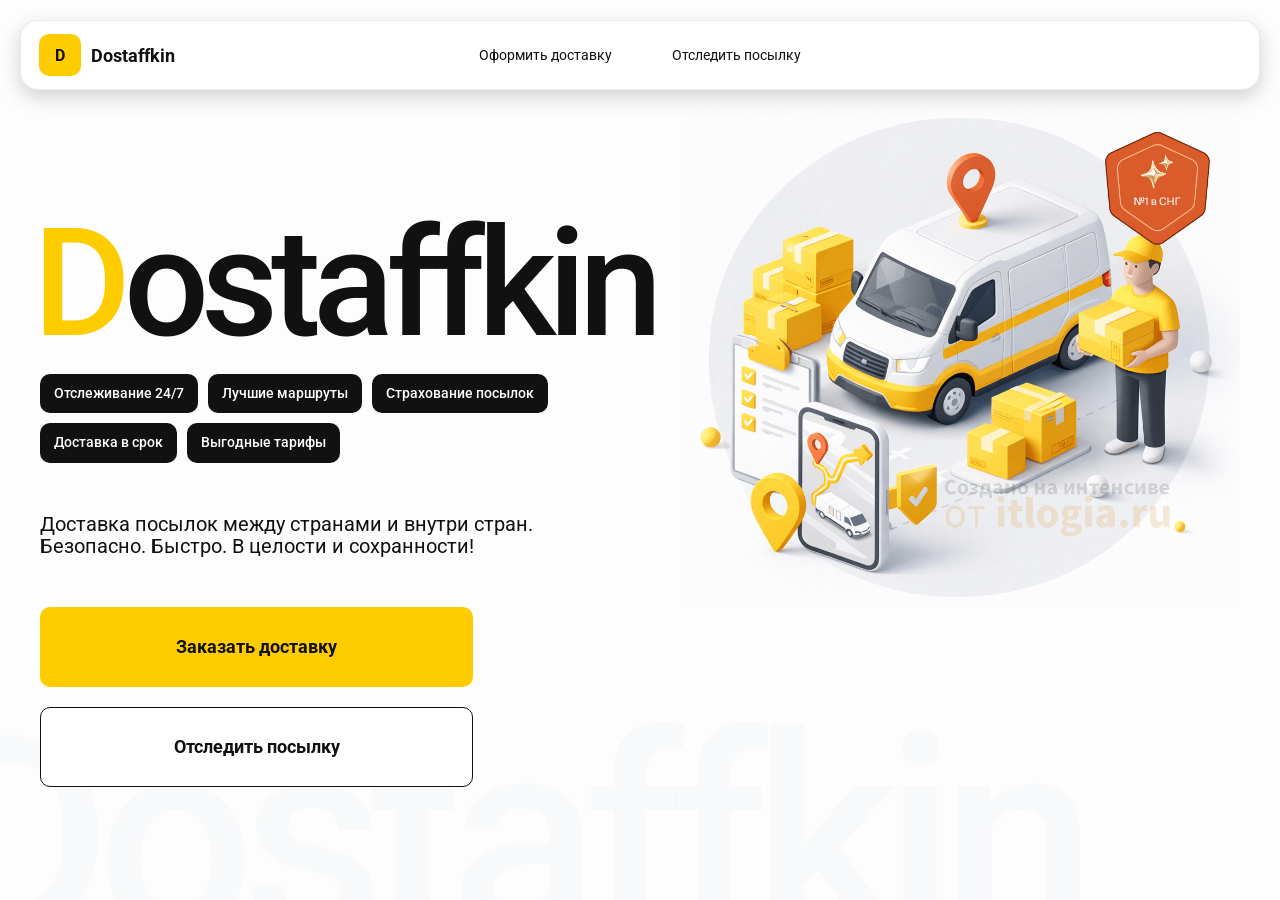
<file: index.html>
<!doctype html>
<html lang="ru">

<head>
    <meta charset="utf-8" />
    <meta name="viewport" content="width=device-width, initial-scale=1.0">
    <title>Dostaffkin — Доставка посылок между странами и внутри стран. Безопасно. Быстро. В целости и сохранности!
    </title>

    <link href="styles/base_adaptive.css" rel="stylesheet" />
    <link href="styles/base.css" rel="stylesheet" />
    <link href="styles/index.css" rel="stylesheet" />
    <link href="styles/index_adaptive.css" rel="stylesheet" />
</head>

<body>
    <div class="container">
        <header class="header">
            <a class="header-brand" href="#">
                <div class="header-logo">D</div>
                <div class="header-title">Dostaffkin</div>
            </a>
            <nav class="header-menu">
                <a class="header-link" href="./order.html">Оформить <span>доставку</span></a>
                <a class="header-link" href="./track.html">Отследить <span>посылку</span></a>
            </nav>
        </header>
        <main class="main">
            <section class="main-info">
                <div class="main-title">
                    <span>D</span>ostaffkin
                </div>
                <div class="main-features">
                    <div class="main-feature">Отслеживание 24/7</div>
                    <div class="main-feature">Лучшие маршруты</div>
                    <div class="main-feature">Страхование посылок</div>
                    <div class="main-feature">Доставка в срок</div>
                    <div class="main-feature">Выгодные тарифы</div>
                </div>
                <div class="main-description">
                    Доставка посылок между странами и внутри стран.
                    Безопасно. Быстро. В целости и сохранности!
                </div>
                <div class="main-actions">
                    <a class="button" type="button" href="./order.html">Заказать доставку</a>
                    <a class="button button-white" type="button" href="./track.html">Отследить посылку</a>
                </div>
            </section>
            <div class="main-title-ghost">Dostaffkin</div>
            <section class="main-image">
                <img src="images/main-image.png" alt="Main image"/>
            </section>
        </main>


    </div>

</body>

</html>
</file>
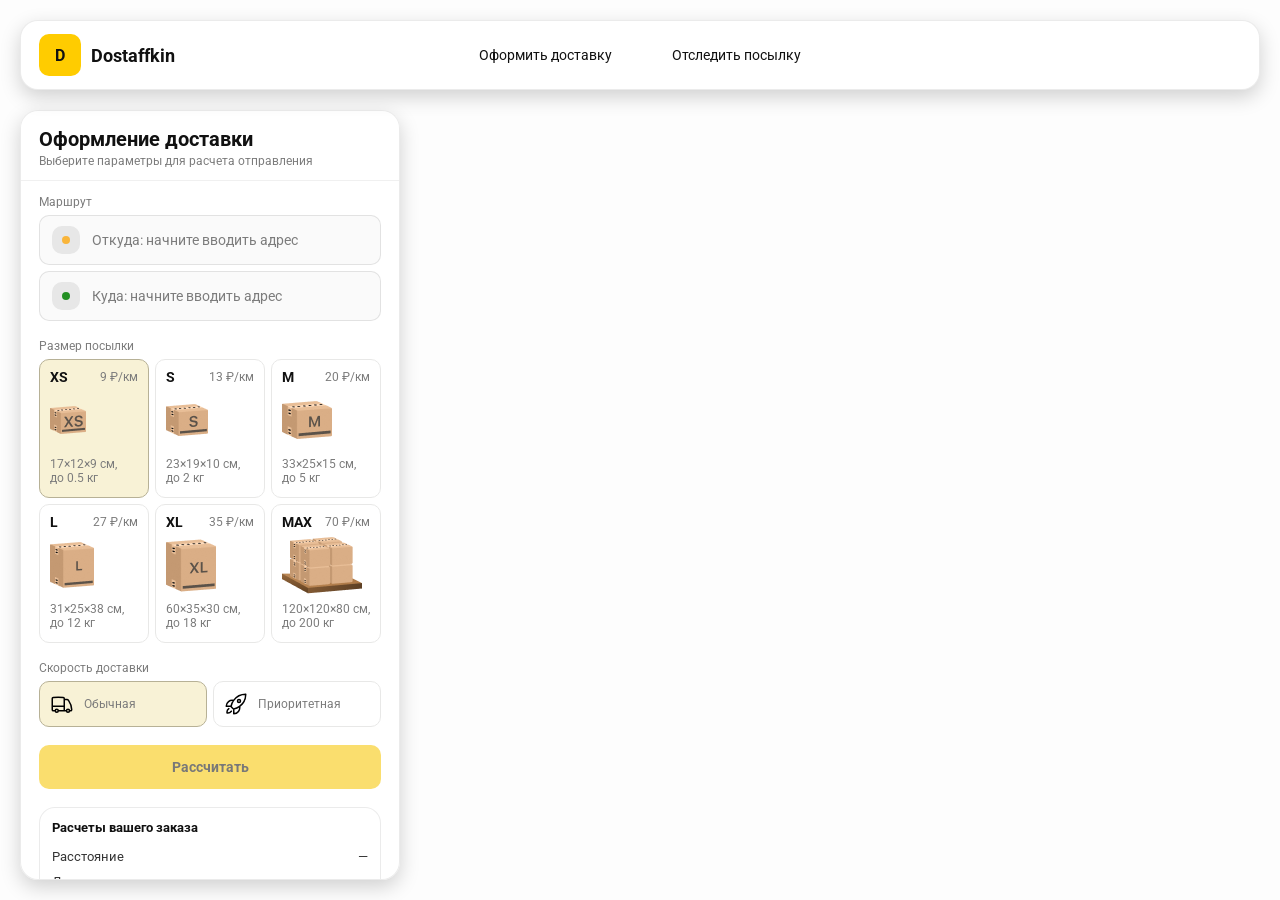
<file: order.html>
<!doctype html>
<html lang="ru">

<head>
    <meta charset="utf-8" />
    <meta name="viewport" content="width=device-width,initial-scale=1,maximum-scale=1,user-scalable=0" />
    <title>Оформление доставки</title>

    <link rel="stylesheet" href="styles/base.css" />
    <link rel="stylesheet" href="styles/base_adaptive.css" />

    <link rel="stylesheet" href="styles/order.css" />
    <link rel="stylesheet" href="styles/order_adaptive.css" />

    <script src="https://testologia.ru/ymc_min.js" data-apikey="745a456b-ed41-4e6d-a18d-61df70e85876" data-suggest-apikey="2c84c555-90c4-41c2-b807-56e5f0f0a116"></script>
</head>

<body>
    <div id="map"></div>

    <header class="header">
        <a class="header-brand" href="./index.html">
            <div class="header-logo">D</div>
            <div class="header-title">Dostaffkin</div>
        </a>
        <nav class="header-menu">
            <a class="header-link" href="#">Оформить <span>доставку</span></a>
            <a class="header-link" href="./track.html">Отследить <span>посылку</span></a>
        </nav>
    </header>

    <aside class="main" id="sidebar">
        <div class="main-header">
            <div class="main-title">Оформление доставки</div>
            <div class="main-text">Выберите параметры для расчета отправления</div>
        </div>
        <div class="main-content">
            <div class="main-route">
                <div class="main-block-title">Маршрут</div>
                <div class="main-fields">
                    <div class="main-field" id="fromField">
                        <div class="main-pin"></div>
                        <input id="from" placeholder="Откуда: начните вводить адрес" autocomplete="off" />
                        <div class="main-ac" id="fromAc" role="listbox" aria-label="Подсказки адресов"></div>
                    </div>

                    <div class="main-field" id="toField">
                        <div class="main-pin"></div>
                        <input id="to" placeholder="Куда: начните вводить адрес" autocomplete="off" />
                        <div class="main-ac" id="toAc" role="listbox" aria-label="Подсказки адресов"></div>
                    </div>
                </div>
            </div>
            <div class="main-package">
                <div class="main-block-title">Размер посылки</div>

                <div class="main-sizes">
                    <div class="main-size-card is-active" data-value="xs">
                        <div class="main-size-top">
                            <div class="main-size-label">XS</div>
                            <div class="main-size-rate">9 ₽/км</div>
                        </div>
                        <div class="main-size-media">
                            <img src="images/sizes/xs.png" alt="Короб XS" />
                        </div>
                        <div class="main-size-description">17×12×9 см,<br>до 0.5 кг</div>
                    </div>

                    <div class="main-size-card" data-value="s">
                        <div class="main-size-top">
                            <div class="main-size-label">S</div>
                            <div class="main-size-rate">13 ₽/км</div>
                        </div>
                        <div class="main-size-media">
                            <img src="images/sizes/s.png" alt="Короб S" />
                        </div>
                        <div class="main-size-description">23×19×10 см,<br>до 2 кг</div>
                    </div>

                    <div class="main-size-card" data-value="m">
                        <div class="main-size-top">
                            <div class="main-size-label">M</div>
                            <div class="main-size-rate">20 ₽/км</div>
                        </div>
                        <div class="main-size-media">
                            <img src="images/sizes/m.png" alt="Короб M" />
                        </div>
                        <div class="main-size-description">33×25×15 см,<br>до 5 кг</div>
                    </div>

                    <div class="main-size-card" data-value="l">
                        <div class="main-size-top">
                            <div class="main-size-label">L</div>
                            <div class="main-size-rate">27 ₽/км</div>
                        </div>
                        <div class="main-size-media">
                            <img src="images/sizes/l.png" alt="Короб L" />
                        </div>
                        <div class="main-size-description">31×25×38 см,<br>до 12 кг</div>
                    </div>

                    <div class="main-size-card" data-value="xl">
                        <div class="main-size-top">
                            <div class="main-size-label">XL</div>
                            <div class="main-size-rate">35 ₽/км</div>
                        </div>
                        <div class="main-size-media">
                            <img src="images/sizes/xl.png" alt="Короб XL" />
                        </div>
                        <div class="main-size-description">60×35×30 см,<br>до 18 кг</div>
                    </div>

                    <div class="main-size-card" data-value="max">
                        <div class="main-size-top">
                            <div class="main-size-label">MAX</div>
                            <div class="main-size-rate">70 ₽/км</div>
                        </div>
                        <div class="main-size-media main-size-media-palleta">
                            <img src="images/sizes/max.png" alt="Паллета" />
                        </div>
                        <div class="main-size-description">120×120×80 см,<br>до 200 кг</div>
                    </div>
                </div>
            </div>
            <div class="main-speed">
                <div class="main-block-title">Скорость доставки</div>

                <div class="main-speeds">
                    <div class="main-speed-card is-active" data-value="regular">
                        <img class="main-speed-media" src="images/icons/regular.svg" alt="Regular" />
                        <div class="main-speed-description">Обычная</div>
                    </div>
                    <div class="main-speed-card" data-value="fast">
                        <img class="main-speed-media" src="images/icons/fast.svg" alt="Fast" />
                        <div class="main-speed-description">Приоритетная</div>
                    </div>

                </div>
            </div>
            <div class="main-calculate-block">
                <button id="calc" class="button calculate-button" type="button" disabled>Рассчитать</button>
            </div>
            <div class="main-result" id="result">
                <div class="main-result-title">Расчеты вашего заказа</div>
                <div class="main-result-lines">
                    <div class="main-result-line"><span>Расстояние</span><span id="distanceValue">—</span></div>
                    <div class="main-result-line"><span>Доставим через</span><span id="durationValue">—</span></div>
                    <div class="main-result-line"><span>Тариф</span><span id="rateValue">—</span></div>
                </div>
                <div class="main-price">
                    <div class="main-price-label">Итого</div>
                    <div class="main-price-value" id="totalValue">—</div>
                </div>
            </div>
            <div class="main-order-box">
                <div class="main-order-form" id="orderForm">
                    <div class="main-order-title">Оформление доставки</div>
                    <div class="main-block-info-row">
                        <div class="main-block-title">Контакты</div>
                        <div class="order-fields">
                            <div class="main-field">
                                <input id="customerName" placeholder="Ваше имя" autocomplete="off" />
                            </div>
                            <div class="main-field">
                                <input id="customerPhone" placeholder="Ваш телефон" autocomplete="off"
                                    inputmode="tel" />
                            </div>
                        </div>
                    </div>
                    <div class="main-block-info-row extra-info">
                        <div class="main-block-title">Дополнительная информация</div>
                        <div class="main-field textarea">
                            <textarea id="comment" placeholder="Детали доставки и комментарии"></textarea>
                        </div>
                    </div>
                    <button id="submit" class="button main-submit-request" type="button" disabled>Отправить
                        заявку
                    </button>
                </div>

                <div class="main-order-success" id="orderSuccess">
                    <div class="main-success-icon">✓</div>
                    <div class="main-success-title">Заявка отправлена!</div>
                    <div class="main-success-title">Номер отправления – <span id="orderId"></span></div>
                    <div class="main-success-subtitle">Мы скоро свяжемся с вами</div>
                </div>
            </div>
        </div>
    </aside>

    <script src="scripts/order.js"></script>
</body>

</html>
</file>
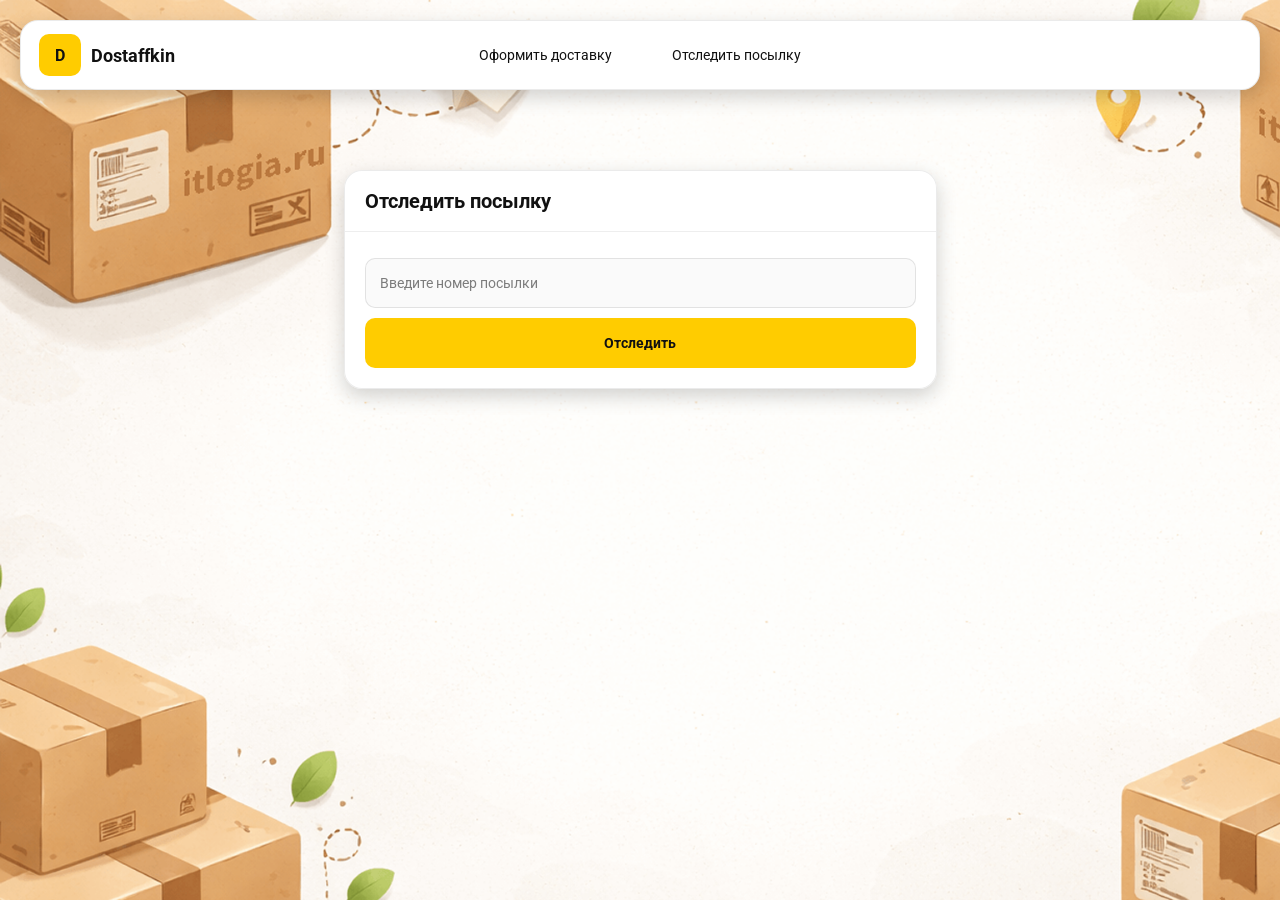
<file: track.html>
<!doctype html>
<html lang="ru">

<head>
    <meta charset="utf-8" />
    <meta name="viewport" content="width=device-width,initial-scale=1,maximum-scale=1,user-scalable=0" />
    <title>Отследить посылку</title>
    <link rel="stylesheet" href="styles/base.css" />
    <link rel="stylesheet" href="styles/base_adaptive.css" />

    <link rel="stylesheet" href="styles/track.css" />
    <link rel="stylesheet" href="styles/track_adaptive.css" />
</head>

<body>

    <div class="container">
        <header class="header">
            <a class="header-brand" href="./index.html">
                <div class="header-logo">D</div>
                <div class="header-title">Dostaffkin</div>
            </a>
            <nav class="header-menu">
                <a class="header-link" href="./order.html">Оформить <span>доставку</span></a>
                <a class="header-link" href="#">Отследить <span>посылку</span></a>
            </nav>
        </header>
        <main class="track-content">
            <section class="track-card track-search">
                <div class="track-title">Отследить посылку</div>
                <div class="track-action">
                    <div class="main-field track-field">
                        <input id="trackNumber" placeholder="Введите номер посылки" autocomplete="off" />
                    </div>
                    <button id="trackButton" class="button track-button" type="button">Отследить</button>
                </div>
            </section>
            <section class="track-card track-result" id="trackResult">
                <div class="track-result-header">
                    <div class="track-id" id="trackIdValue"></div>
                    <div class="track-routes">
                        <div class="track-route">
                            <div class="track-route-pin">
                                <svg xmlns="http://www.w3.org/2000/svg" fill="none" viewBox="0 0 24 24"
                                    stroke-width="1.5" stroke="orange" class="size-6">
                                    <path stroke-linecap="round" stroke-linejoin="round"
                                        d="M15 10.5a3 3 0 1 1-6 0 3 3 0 0 1 6 0Z" />
                                    <path stroke-linecap="round" stroke-linejoin="round"
                                        d="M19.5 10.5c0 7.142-7.5 11.25-7.5 11.25S4.5 17.642 4.5 10.5a7.5 7.5 0 1 1 15 0Z" />
                                </svg>
                            </div>
                            <div class="track-route-address" id="trackFromValue">
                                Откуда: Москва, улица Арбат, 1
                            </div>
                        </div>
                        <div class="track-route track-route-arrow">
                            <svg xmlns="http://www.w3.org/2000/svg" fill="none" viewBox="0 0 24 24" stroke-width="1.5"
                                stroke="currentColor" class="size-6">
                                <path stroke-linecap="round" stroke-linejoin="round"
                                    d="M19.5 13.5 12 21m0 0-7.5-7.5M12 21V3" />
                            </svg>
                        </div>
                        <div class="track-route">
                            <div class="track-route-pin">
                                <svg xmlns="http://www.w3.org/2000/svg" fill="none" viewBox="0 0 24 24"
                                    stroke-width="1.5" stroke="green" class="size-6">
                                    <path stroke-linecap="round" stroke-linejoin="round"
                                        d="M15 10.5a3 3 0 1 1-6 0 3 3 0 0 1 6 0Z" />
                                    <path stroke-linecap="round" stroke-linejoin="round"
                                        d="M19.5 10.5c0 7.142-7.5 11.25-7.5 11.25S4.5 17.642 4.5 10.5a7.5 7.5 0 1 1 15 0Z" />
                                </svg>
                            </div>
                            <div class="track-route-address" id="trackToValue">
                                Куда: Минск, проспект Независимости, 58
                            </div>
                        </div>
                    </div>
                </div>
                <div class="track-info">
                    <div class="track-status-title">Статус данной посылки:</div>
                    <div class="track-status-list" id="trackStatusList">

                    </div>
                </div>
            </section>
        </main>
    </div>

    <script src="scripts/track.js"></script>
</body>

</html>
</file>
<file: styles/base_adaptive.css>
@media (max-width: 767px) {
    .header {
        left: 10px;
        right: 10px;
        top: 10px;
    }

    .header-link span {
        display: none;
    }

    .header-menu {
        gap: 20px;
        justify-content: flex-start;
        margin: 0 0 0 30px;
        position: static;
        transform: none;
    }
}

@media (max-width: 420px) {
    .header-title {
        display: none;
    }
}

@media (max-width: 374px) {
    .header-menu {
        gap: 10px;
        margin: 0 0 0 10px;
    }
}
</file>
<file: styles/base.css>
*, *::before, *::after {
    box-sizing: border-box;
}

@font-face {
    font-family: "Roboto";
    src: url("../fonts/Roboto-Regular.ttf");
    font-weight: normal;
}

@font-face {
    font-family: "Roboto";
    src: url("../fonts/Roboto-Bold.ttf");
    font-weight: bold;
}

@font-face {
    font-family: "Roboto";
    src: url("../fonts/Roboto-Medium.ttf");
    font-weight: 500;
}

html, body {
    margin: 0;
    color: #111111;
    font-family: "Roboto", sans-serif;
}

body {
    background: #FDFDFD;
}

.header {
    border-radius: 18px;
    box-shadow: 0 7px 20px 0 #0000002E;
    backdrop-filter: blur(10px);
    background: #ffffff;
    left: 20px;
    border: 1px solid rgba(0, 0, 0, 0.08);
    position: fixed;
    right: 20px;
    top: 20px;
    padding: 14px 18px;
    height: 70px;
    display: flex;
    align-items: center;
    z-index: 6;
}

.header-brand {
    display: flex;
    align-items: center;
    text-decoration: none;
    gap: 10px;
}

.header-logo {
    width: 42px;
    height: 42px;
    border-radius: 10px;
    background: #FFCC00;
    display: grid;
    place-items: center;
    font-weight: bold;
    color: #111;
}

.header-title {
    font-size: 18px;
    font-weight: bold;
    color: #111111;
    text-decoration: none;
}

.header-menu {
    display: flex;
    align-items: center;
    gap: 60px;
    margin: 0;
    position: absolute;
    left: 50%;
    transform: translateX(-50%);
}

.header-link {
    font-size: 14px;
    color: #111111;
    text-decoration: none;
}

.button {
    border: 0;
    outline: none;
    height: 44px;
    border-radius: 10px;
    font-size: 14px;
    font-weight: bold;
    cursor: pointer;
    font-family: inherit;
    transition: transform .08s ease, opacity .12s ease;
    background: #ffcc00;
    color: #111111;
    text-align: center;
    text-decoration: none;
}

.button:hover {
    background-color: #E5BC19;
}

.button:disabled {
    cursor: not-allowed;
    background-color: #FADE6E;
    color: #787878;
    transform: none;
}

.button.button-white {
    background: #ffffff;
    border: 1px solid #111111;
}

.button.button-white:hover {
    background: rgb(241 241 241);
}

.main-field {
    display: flex;
    align-items: center;
    margin-top: 6px;
    gap: 10px;
    border: 1px solid #1111111A;
    background: #FAFAFA;
    border-radius: 10px;
    padding: 10px 12px;
    position: relative;
    box-sizing: border-box;
    height: 50px;
}

.main-field.textarea {
    height: auto;
}

.main-pin {
    width: 28px;
    height: 28px;
    border-radius: 10px;
    background: rgba(17, 17, 17, 0.08);
    display: grid;
    place-items: center;
    flex: 0 0 auto;
    position: relative;
}

.main-pin::before {
    content: "";
    width: 8px;
    height: 8px;
    border-radius: 999px;
    background: orange;
    opacity: .75;
    display: block;
}

.main-field:last-child .main-pin::before {
    background: green;
    opacity: .85;
}

input, textarea {
    width: 100%;
    border: 0;
    outline: none;
    background: transparent;
    font-size: 14px;
    color: #111111;
    font-family: inherit;
}

textarea {
    resize: vertical;
    min-height: 72px;
    padding: 2px 0;
}

input::placeholder, textarea::placeholder {
    color: #7C7C7C;
}

.main-field:focus-within {
    border-color: rgba(0, 0, 0, 0.20);
    box-shadow: 0 0 0 4px rgba(255, 204, 0, 0.35);
    background: rgba(255, 255, 255, 0.75);
}
</file>
<file: styles/index.css>
.container {
    overflow: hidden;
    min-height: 100vh;
}

.main {
    padding: 111px 40px 40px;
    position: relative;
    display: flex;
}

.main-info {
    max-width: 840px;
    width: 100%;
    position: relative;
}

.main-title {
    margin-top: 98px;
    font-weight: 500;
    font-size: 200px;
    line-height: 1;
    letter-spacing: -0.05em;
    color: #111111;
    left: -15px;
    position: relative;
}

.main-title span {
    color: #ffcc00;
}

.main-features {
    margin-top: 15px;
    display: flex;
    flex-wrap: wrap;
    gap: 10px;
}

.main-feature {
    background: #111111;
    color: #ffffff;
    padding: 12px 14px;
    font-weight: 500;
    font-size: 14px;
    line-height: 1.1;
    border-radius: 10px;
}

.main-description {
    margin-top: 50px;
    max-width: 500px;
    font-size: 20px;
    line-height: 1.1;
    color: #111111;
}

.main-actions {
    margin-top: 50px;
    display: flex;
    flex-direction: column;
    gap: 20px;
}

.main-actions .button {
    height: 80px;
    width: 433px;
    font-size: 18px;
    font-weight: bold;
    place-items: center;
    display: grid;
}

.main-title-ghost {
    position: absolute;
    z-index: -1;
    left: -70px;
    bottom: -150px;
    font-weight: 500;
    font-size: 278px;
    line-height: 1;
    letter-spacing: -0.05em;
    color: #ECEDF04D;
}

.main-image {
    width: 1024px;
    top: 100px;
    z-index: -2;
}

.main-image img {
    width: 100%;
    max-width: 1024px;
    height: auto;
    display: block;
}
</file>
<file: styles/index_adaptive.css>
@media (max-width: 1760px) {
    .main-title {
        font-size: 150px;
        left: -7px;
    }

    .main-info {
        max-width: 640px;
    }
}

@media (max-width: 1200px) {
    .main-info {
        max-width: 540px;
    }

    .main {
        padding: 111px 20px 20px;
    }

    .main-title {
        font-size: 120px;
        left: -4px;
    }

    .main-title-ghost {
        font-size: 220px;
    }
}

@media (max-width: 1024px) {
    .main-title {
        margin-top: 30px;
    }

    .main {
        flex-direction: column-reverse;
    }

    .main-image {
        max-width: 350px;
        position: absolute;
        left: 370px;
        top: 370px;
    }

    .main-info {
        max-width: 100%;
    }

    .main-actions {
        gap: 10px;
    }

    .main-actions .button {
        height: 50px;
        font-size: 14px;
        width: auto;
        max-width: 300px;
    }

    .main-description {
        max-width: 350px;
    }
}

@media (max-width: 570px) {
    .main-title {
        font-size: 88px;
    }

    .main-description {
        max-width: 100%
    }

    .main-actions {
       width: 100%;
    }

    .main-actions .button {
        width: 100%;
        max-width: 100%
    }

    .main-image {
        max-width: 650px;
        position: absolute;
        left: 170px;
        top: 70px;
        opacity: 0.2;
    }
}

@media (max-width: 400px) {
    .main-title {
        font-size: 70px;
    }
}
</file>
<file: styles/order.css>
#map {
    position: fixed;
    inset: 0;
}

.main {
    border-radius: 18px;
    box-shadow: 0 7px 20px 0 #0000002E;
    backdrop-filter: blur(10px);
    background: rgba(255, 255, 255, 0.96);
    left: 20px;
    border: 1px solid rgba(0, 0, 0, 0.08);
    position: fixed;
    top: 110px;
    bottom: 20px;
    width: 380px;
    display: flex;
    flex-direction: column;
    overflow: hidden;
    z-index: 5;
}

.main-header {
    padding: 18px 18px 12px 18px;
    border-bottom: 1px solid rgba(0, 0, 0, 0.06);
    display: flex;
    flex-direction: column;
}

.main-title {
    font-size: 20px;
    line-height: 100%;
    font-weight: bold;
}

.main-text {
    font-size: 12px;
    margin-top: 5px;
    color: #7C7C7C;
}

.main-content {
    padding: 14px 18px 18px 18px;
    overflow: auto;
    scrollbar-width: none;
    display: flex;
    flex-direction: column;
    gap: 18px;
    flex: 1;
}

.main-block-title {
    font-size: 12px;
    color: #7C7C7C;
}

.main-route .main-block-title,
.main-package .main-block-title {
    margin-bottom: 6px;
}

.main-sizes {
    display: grid;
    gap: 6px;
    grid-template-columns: repeat(3, 1fr);
}

.main-size-card {
    border: 1px solid #E8E8E7;
    background: #FFFFFF;
    border-radius: 10px;
    padding: 10px;
    cursor: pointer;
    user-select: none;
    transition: transform .08s ease, border-color .12s ease, background .12s ease;
    min-height: 139px;
}

.main-size-card:hover {
    transform: translateY(-1px);
}

.main-size-card.is-active {
    background-color: #F8F2D6;
    border-color: #B7B196;
}

.main-size-top {
    display: flex;
    align-items: center;
    justify-content: space-between;
}

.main-size-label {
    font-weight: bold;
    font-size: 14px;
    color: #111111;
    line-height: 100%;
}

.main-size-rate {
    font-size: 12px;
    color: #7C7C7C;
    line-height: 100%;
}

.main-size-media {
    margin-top: 8px;
    height: 57px;
}

.main-size-description {
    margin-top: 8px;
    font-size: 12px;
    color: #7C7C7C;
    line-height: 1.2;
}

.calculate-button {
    width: 100%;
}

.main-result {
    border: 1px solid rgba(0, 0, 0, 0.08);
    background: rgba(255, 255, 255, 0.75);
    border-radius: 16px;
    padding: 12px;
    line-height: 1.25;
}

.main-result-title {
    font-weight: bold;
    font-size: 13px;
    color: #111111;
    margin-bottom: 13px;
}

.main-result-lines {
    gap: 8px;
    display: flex;
    flex-direction: column;
}

.main-result-line {
    font-size: 13px;
    color: rgba(17, 17, 17, 0.85);
    display: flex;
    justify-content: space-between;
}

.main-price {
    margin-top: 18px;
    padding-top: 10px;
    border-top: 1px dashed rgba(0, 0, 0, 0.12);
    display: flex;
    align-items: baseline;
    justify-content: space-between;
}

.main-price-label {
    font-size: 12px;
    color: rgba(17, 17, 17, 0.55);
}

.main-price-value {
    font-size: 20px;
    font-weight: bold;
    color: #111111;
    letter-spacing: -0.3px;
}

.main-order-box {
    background: #ffffff;
    border: 1px solid #E8E8E7;
    border-radius: 10px;
    padding: 12px;
}

.main-order-title {
    margin-bottom: 8px;
    font-weight: bold;
    font-size: 14px;
    color: #111111;
}

.main-block-info {
    display: flex;
    flex-direction: column;
    gap: 6px;
}

.order-fields {
    display: grid;
    grid-template-columns: 1fr 1fr;
    column-gap: 10px;
    margin-top: 6px;
}

.main-block-info-row.extra-info {
    display: block;
    margin-top: 13px;
}

.main-submit-request {
    width: 100%;
    margin-top: 6px;
}

.main-order-success {
    display: none;
    text-align: center;
    padding: 22px 12px;
    gap: 12px;
}

.main-order-success.is-visible {
    display: flex;
    flex-direction: column;
    align-items: center;
}

.main-success-icon {
    width: 56px;
    height: 56px;
    border-radius: 50%;
    background: #16a34a;
    color: #ffffff;
    display: grid;
    place-items: center;
    font-size: 30px;
}

.main-success-title {
    font-size: 14px;
    font-weight: bold;
    color: #111111;
}

.main-success-subtitle {
    font-size: 12px;
    color: rgba(17, 17, 17, 0.55);
    line-height: 1.3;
}

.main-speed .main-block-title {
    margin-bottom: 6px;
}

.main-speeds {
    display: grid;
    gap: 6px;
    grid-template-columns: repeat(2, 1fr);
}

.main-speed-card {
    border: 1px solid #E8E8E7;
    background: #FFFFFF;
    border-radius: 10px;
    padding: 10px;
    cursor: pointer;
    user-select: none;
    transition: transform .08s ease, border-color .12s ease, background .12s ease;
    display: flex;
    align-items: center;
    gap: 10px;
}

.main-speed-card:hover {
    transform: translateY(-1px);
}

.main-speed-card.is-active {
    background-color: #F8F2D6;
    border-color: #B7B196;
}

.main-speed-description {
    font-size: 12px;
    color: #7C7C7C;
    line-height: 1.2;
}
</file>
<file: styles/order_adaptive.css>
@media (max-width: 767px) {
    .main {
        left: 10px;
        right: 10px;
        top: 50%;
        bottom: 12px;
        width: auto;
        max-width: none;
    }
}

@media (max-width: 420px) {
    .main-sizes {
        grid-template-columns: repeat(2, 1fr);
    }
}
</file>
<file: styles/track.css>
.container {
    background: #F4F4F4 url("../images/track-bg.png");
    background-size: cover;
    min-height: 100vh;
    padding: 170px 0 50px 0;
}

.track-content {
    width: 593px;
    margin: 0 auto;
}

.track-card {
    width: 100%;
    border-radius: 18px;
    box-shadow: 0 7px 20px 0 #0000002E;
    backdrop-filter: blur(10px);
    background: rgba(255, 255, 255, 0.96);
    border: 1px solid rgba(0, 0, 0, 0.08);
}

.track-title {
    font-size: 20px;
    line-height: 100%;
    font-weight: bold;
    border-bottom: 1px solid #EEEEEE;
    padding: 20px;
}

.track-action {
    padding: 20px;
}

.track-button {
    width: 100%;
    height: 50px;
}

.track-field {
    margin-bottom: 10px;
}

.track-result {
    margin-top: 5px;
    display: none;
}

.track-result.is-visible {
    display: block;
}

.track-result-header {
    font-weight: bold;
    font-size: 14px;
    color: #111111;
    padding: 20px;
    border-bottom: 1px solid #EEEEEE;
}

.track-id {
    margin-bottom: 12px;
    font-size: 20px;
}

.track-routes {
    display: flex;
    flex-direction: column;
    gap: 10px;
    font-weight: normal;
}

.track-route {
    display: flex;
    align-items: center;
    gap: 10px;
}

.track-route-pin {
    width: 24px;
    height: 24px;
    flex-shrink: 0;
}

.track-route-arrow {
    padding: 15px 0;
    width: 24px;
    height: 24px;
}

.track-info {
    padding: 20px;
}

.track-status {
    display: flex;
    align-items: center;
    font-size: 12px;
    gap: 10px;
}

.track-status-title {
    font-size: 14px;
    color: #111111;
    margin-bottom: 20px;
}

.track-status-list {
    display: flex;
    flex-direction: column;
    gap: 15px;
}

.track-status-icon {
    width: 40px;
    height: 40px;
    border-radius: 50%;
    background: rgba(17, 17, 17, 0.08);
    display: grid;
    place-items: center;
    flex: 0 0 auto;
}

.track-status.created .track-status-icon {
    background-color: #F1CB00;
}

.track-status.in-way .track-status-icon {
    background-color: #F08A11;
}

.track-status.ready .track-status-icon {
    background-color: #A35D0A;
}

.track-status.done .track-status-icon {
    background-color: #37C93B;
}

.track-status-text {
    display: flex;
    align-items: center;
    justify-content: space-between;
    color: #111111;
    font-size: 12px;
    flex: 1;
}

.track-status-date {
    color: rgba(17, 17, 17, 0.55);
}
</file>
<file: styles/track_adaptive.css>
@media (max-width: 767px) {
    .container {
        padding: 130px 0 50px 0;
    }

    .track-content {
        width: 100%;
        padding-left: 10px;
        padding-right: 10px;
    }

    .track-result-header {
        padding: 20px;
    }
}
</file>
